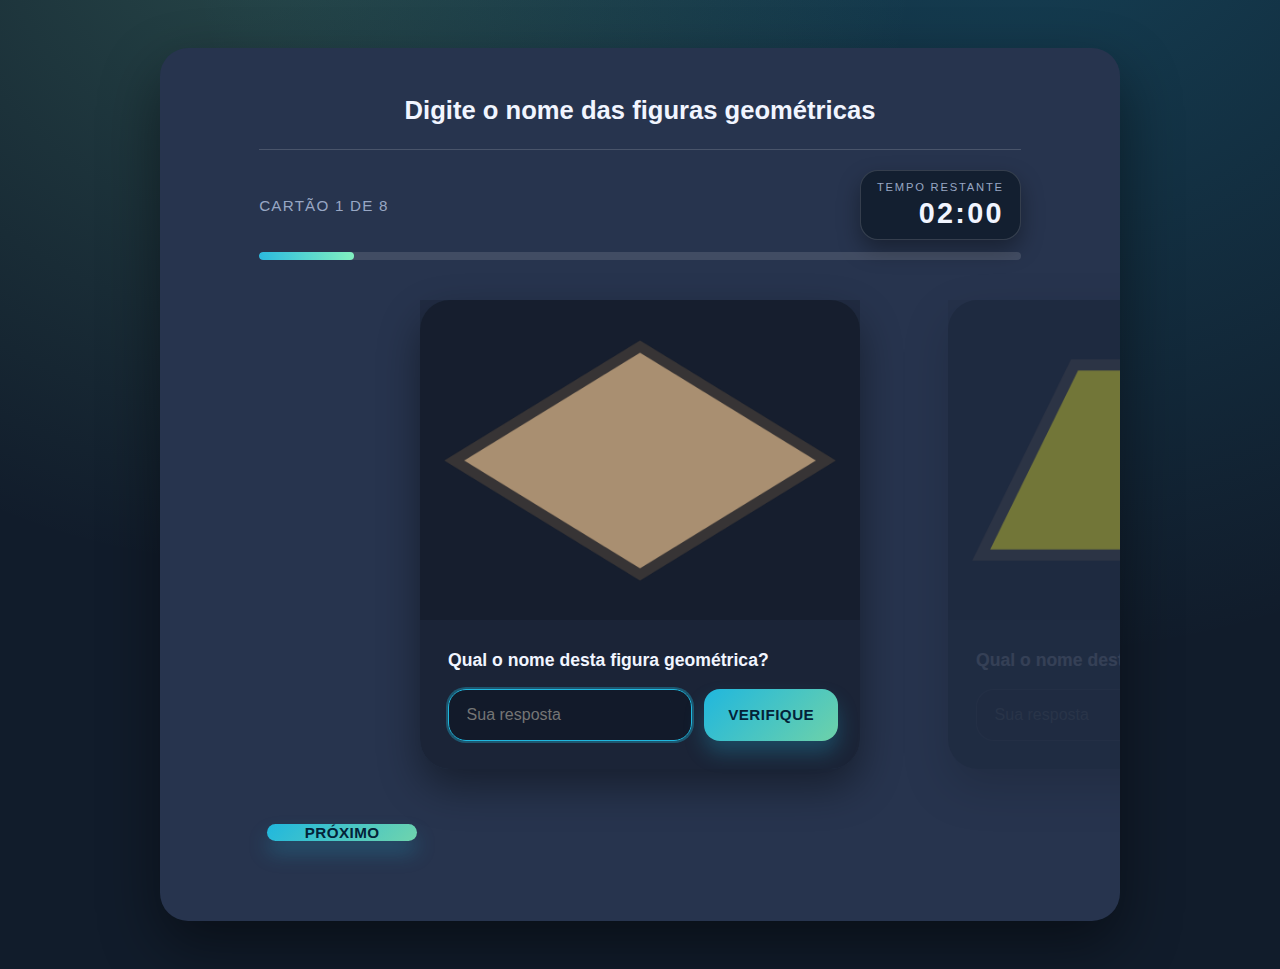
<file: index.html>
<!doctype html>
<html lang="pt-br">
  <head>
    <meta charset="utf-8">
    <meta name="viewport" content="width=device-width,initial-scale=1">
    <title>Digite a Resposta - Standalone</title>
    <link rel="stylesheet" href="style.css">
  </head>
  <body>
    <main id="flashcards-root">
      <noscript>Este conteúdo precisa de JavaScript para funcionar corretamente.</noscript>
    </main>
    <script src="scripts.js"></script>
  </body>
</html>
</file>
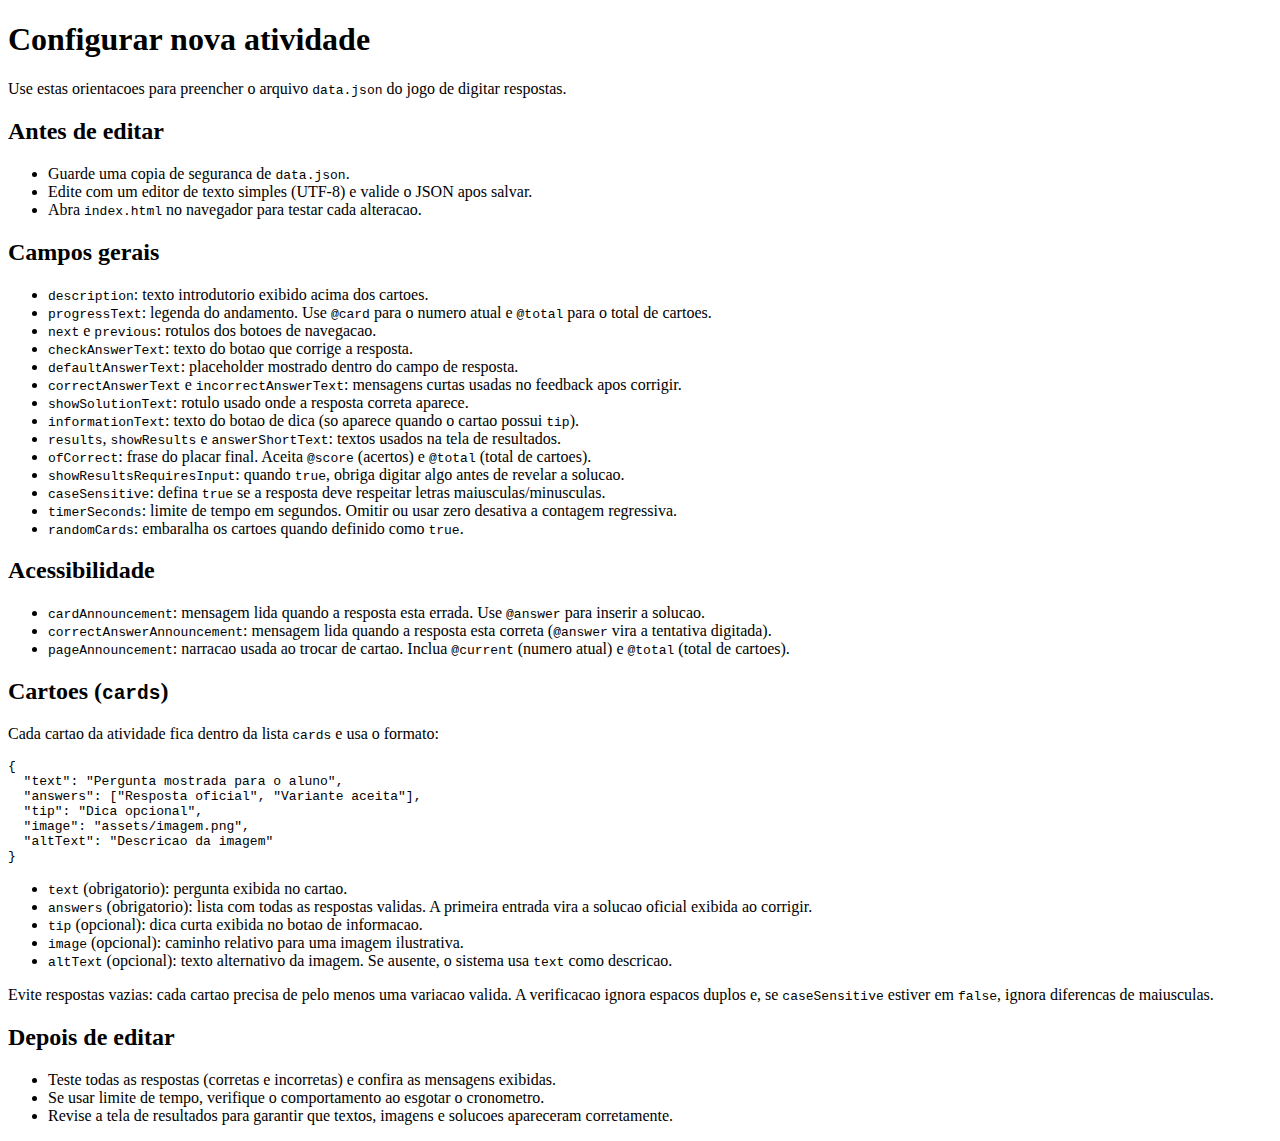
<file: help.html>
﻿<!DOCTYPE html>
<html lang="pt-BR">
<head>
<meta charset="utf-8">
<title>Guia rapido - Digite a resposta</title>
</head>
<body>
<h1>Configurar nova atividade</h1>
<p>Use estas orientacoes para preencher o arquivo <code>data.json</code> do jogo de digitar respostas.</p>

<h2>Antes de editar</h2>
<ul>
  <li>Guarde uma copia de seguranca de <code>data.json</code>.</li>
  <li>Edite com um editor de texto simples (UTF-8) e valide o JSON apos salvar.</li>
  <li>Abra <code>index.html</code> no navegador para testar cada alteracao.</li>
</ul>

<h2>Campos gerais</h2>
<ul>
  <li><code>description</code>: texto introdutorio exibido acima dos cartoes.</li>
  <li><code>progressText</code>: legenda do andamento. Use <code>@card</code> para o numero atual e <code>@total</code> para o total de cartoes.</li>
  <li><code>next</code> e <code>previous</code>: rotulos dos botoes de navegacao.</li>
  <li><code>checkAnswerText</code>: texto do botao que corrige a resposta.</li>
  <li><code>defaultAnswerText</code>: placeholder mostrado dentro do campo de resposta.</li>
  <li><code>correctAnswerText</code> e <code>incorrectAnswerText</code>: mensagens curtas usadas no feedback apos corrigir.</li>
  <li><code>showSolutionText</code>: rotulo usado onde a resposta correta aparece.</li>
  <li><code>informationText</code>: texto do botao de dica (so aparece quando o cartao possui <code>tip</code>).</li>
  <li><code>results</code>, <code>showResults</code> e <code>answerShortText</code>: textos usados na tela de resultados.</li>
  <li><code>ofCorrect</code>: frase do placar final. Aceita <code>@score</code> (acertos) e <code>@total</code> (total de cartoes).</li>
  <li><code>showResultsRequiresInput</code>: quando <code>true</code>, obriga digitar algo antes de revelar a solucao.</li>
  <li><code>caseSensitive</code>: defina <code>true</code> se a resposta deve respeitar letras maiusculas/minusculas.</li>
  <li><code>timerSeconds</code>: limite de tempo em segundos. Omitir ou usar zero desativa a contagem regressiva.</li>
  <li><code>randomCards</code>: embaralha os cartoes quando definido como <code>true</code>.</li>
</ul>

<h2>Acessibilidade</h2>
<ul>
  <li><code>cardAnnouncement</code>: mensagem lida quando a resposta esta errada. Use <code>@answer</code> para inserir a solucao.</li>
  <li><code>correctAnswerAnnouncement</code>: mensagem lida quando a resposta esta correta (<code>@answer</code> vira a tentativa digitada).</li>
  <li><code>pageAnnouncement</code>: narracao usada ao trocar de cartao. Inclua <code>@current</code> (numero atual) e <code>@total</code> (total de cartoes).</li>
</ul>

<h2>Cartoes (<code>cards</code>)</h2>
<p>Cada cartao da atividade fica dentro da lista <code>cards</code> e usa o formato:</p>
<pre><code>{
  "text": "Pergunta mostrada para o aluno",
  "answers": ["Resposta oficial", "Variante aceita"],
  "tip": "Dica opcional",
  "image": "assets/imagem.png",
  "altText": "Descricao da imagem"
}</code></pre>
<ul>
  <li><code>text</code> (obrigatorio): pergunta exibida no cartao.</li>
  <li><code>answers</code> (obrigatorio): lista com todas as respostas validas. A primeira entrada vira a solucao oficial exibida ao corrigir.</li>
  <li><code>tip</code> (opcional): dica curta exibida no botao de informacao.</li>
  <li><code>image</code> (opcional): caminho relativo para uma imagem ilustrativa.</li>
  <li><code>altText</code> (opcional): texto alternativo da imagem. Se ausente, o sistema usa <code>text</code> como descricao.</li>
</ul>
<p>Evite respostas vazias: cada cartao precisa de pelo menos uma variacao valida. A verificacao ignora espacos duplos e, se <code>caseSensitive</code> estiver em <code>false</code>, ignora diferencas de maiusculas.</p>

<h2>Depois de editar</h2>
<ul>
  <li>Teste todas as respostas (corretas e incorretas) e confira as mensagens exibidas.</li>
  <li>Se usar limite de tempo, verifique o comportamento ao esgotar o cronometro.</li>
  <li>Revise a tela de resultados para garantir que textos, imagens e solucoes apareceram corretamente.</li>
</ul>
</body>
</html>
</file>
<file: style.css>
:root {
  color-scheme: dark;
  --fc-bg: #27344e;
  --fc-surface: rgba(26, 36, 54, 0.95);
  --fc-accent: #20b7de;
  --fc-accent-strong: #7cf0bd;
  --fc-error: #f86060;
  --fc-success: #69e08e;
  --fc-text: #f1f5ff;
  --fc-muted: #98a7c4;
  --fc-border: rgba(255, 255, 255, 0.16);
}

*,
*::before,
*::after {
  box-sizing: border-box;
}

body {
  margin: 0;
  min-height: 100vh;
  background: radial-gradient(circle at 20% -10%, rgba(124, 240, 189, 0.2), transparent 45%),
    radial-gradient(circle at 80% -20%, rgba(32, 183, 222, 0.25), transparent 55%),
    #111c2b;
  font-family: "Segoe UI", Tahoma, sans-serif;
  color: var(--fc-text);
  display: flex;
  align-items: center;
  justify-content: center;
  padding: clamp(1rem, 4vw, 3rem);
}

#flashcards-root {
  width: min(960px, 100%);
}

.fc-app {
  position: relative;
  background: var(--fc-bg);
  border-radius: 28px;
  box-shadow: 0 25px 60px rgba(0, 0, 0, 0.45);
  overflow: hidden;
  padding: clamp(1.75rem, 4vw, 3rem) clamp(1.5rem, 4vw, 3.5rem) clamp(3.5rem, 8vw, 5rem);
}

.fc-main[hidden] {
  display: none;
}

.fc-description {
  text-align: center;
  font-size: clamp(1.25rem, 2vw, 1.6rem);
  font-weight: 600;
  padding-bottom: 1.5rem;
  margin: 0 clamp(1rem, 5vw, 3rem);
  border-bottom: 1px solid var(--fc-border);
}

.fc-progress-row {
  margin: 1.25rem clamp(1rem, 5vw, 3rem) 0.75rem;
  display: flex;
  align-items: center;
  justify-content: space-between;
  gap: 1rem;
  flex-wrap: wrap;
}

.fc-progress {
  margin: 0;
  font-size: 0.95rem;
  letter-spacing: 0.08em;
  text-transform: uppercase;
  color: var(--fc-muted);
}

.fc-timer {
  display: flex;
  flex-direction: column;
  align-items: flex-end;
  gap: 0.25rem;
  padding: 0.6rem 1rem;
  border-radius: 18px;
  border: 1px solid rgba(255, 255, 255, 0.14);
  background: rgba(17, 28, 43, 0.85);
  box-shadow: 0 10px 22px rgba(0, 0, 0, 0.35);
  min-width: 150px;
  text-align: right;
  transition: border-color 0.3s ease, background 0.3s ease, color 0.3s ease;
  margin-left: auto;
}

.fc-timer-label {
  font-size: 0.7rem;
  letter-spacing: 0.16em;
  text-transform: uppercase;
  color: var(--fc-muted);
}

.fc-timer-value {
  font-size: 1.8rem;
  font-weight: 700;
  font-variant-numeric: tabular-nums;
  letter-spacing: 0.08em;
  color: var(--fc-text);
}

.fc-timer.is-ending {
  border-color: rgba(248, 96, 96, 0.9);
  background: rgba(248, 96, 96, 0.16);
  animation: fc-timer-blink 1s ease-in-out infinite;
}

.fc-timer.is-ending .fc-timer-label,
.fc-timer.is-ending .fc-timer-value {
  color: var(--fc-error);
}

.fc-timer.is-finished {
  border-color: rgba(255, 255, 255, 0.08);
  background: rgba(17, 28, 43, 0.65);
}

.fc-timer.is-finished .fc-timer-label,
.fc-timer.is-finished .fc-timer-value {
  color: var(--fc-muted);
}

.fc-timer:not(.is-ending) {
  animation: none;
}

.fc-timeup-backdrop {
  position: absolute;
  inset: 0;
  background: rgba(5, 10, 18, 0.72);
  backdrop-filter: blur(6px);
  opacity: 0;
  pointer-events: none;
  transition: opacity 0.25s ease;
  z-index: 30;
}

.fc-timeup-backdrop.is-visible {
  opacity: 1;
  pointer-events: auto;
}

.fc-timeup-modal {
  position: absolute;
  inset: 0;
  display: flex;
  align-items: center;
  justify-content: center;
  padding: clamp(1.5rem, 5vw, 3rem);
  opacity: 0;
  pointer-events: none;
  transition: opacity 0.25s ease;
  z-index: 31;
}

.fc-timeup-modal.is-visible {
  opacity: 1;
  pointer-events: auto;
}

.fc-timeup-content {
  width: min(420px, 100%);
  background: rgba(16, 24, 38, 0.95);
  border-radius: 24px;
  padding: clamp(1.75rem, 5vw, 2.5rem);
  box-shadow: 0 28px 60px rgba(0, 0, 0, 0.5);
  display: flex;
  flex-direction: column;
  gap: 1.25rem;
  text-align: center;
}

.fc-timeup-title {
  margin: 0;
  font-size: clamp(1.6rem, 3vw, 2rem);
  letter-spacing: 0.08em;
  text-transform: uppercase;
  color: var(--fc-text);
}

.fc-timeup-message {
  margin: 0;
  color: var(--fc-muted);
  font-size: 1rem;
  line-height: 1.5;
}

.fc-timeup-actions {
  display: flex;
  flex-direction: column;
  gap: 0.75rem;
}

.fc-timeup-button {
  width: 100%;
  text-transform: uppercase;
  letter-spacing: 0.1em;
}

.fc-timeup-button.is-secondary {
  background: none;
  border: 1px solid rgba(255, 255, 255, 0.25);
  color: var(--fc-text);
  box-shadow: none;
}

.fc-timeup-button.is-secondary:hover {
  background: rgba(255, 255, 255, 0.12);
}

.fc-visual-progress {
  position: relative;
  margin: 0 clamp(1rem, 5vw, 3rem);
  height: 0.5rem;
  border-radius: 999px;
  background: rgba(255, 255, 255, 0.08);
  overflow: hidden;
}

.fc-visual-progress::after {
  content: "";
  position: absolute;
  inset: 0;
  background: rgba(255, 255, 255, 0.05);
}

.fc-visual-progress-inner {
  position: absolute;
  inset: 0;
  width: 0%;
  background: linear-gradient(90deg, var(--fc-accent) 0%, var(--fc-accent-strong) 100%);
  border-radius: inherit;
  transition: width 0.3s ease;
}

.fc-inner {
  position: relative;
  margin-top: clamp(1.5rem, 4vw, 2.5rem);
  min-height: clamp(360px, 45vw, 480px);
}

.fc-card {
  position: absolute;
  inset: 0 auto auto 50%;
  width: min(440px, calc(100% - clamp(1rem, 6vw, 5rem)));
  transform: translate(-50%, 0) translateX(200%);
  border-radius: 30px;
  background: var(--fc-surface);
  display: flex;
  flex-direction: column;
  box-shadow: 0 18px 40px rgba(0, 0, 0, 0.4);
  transition: transform 0.6s ease, opacity 0.6s ease;
  opacity: 0;
  pointer-events: none;
}

.fc-card.is-current {
  transform: translate(-50%, 0);
  opacity: 1;
  pointer-events: auto;
  z-index: 5;
}

.fc-card.is-prev {
  transform: translate(-50%, 0) translateX(-120%);
  opacity: 0.35;
  z-index: 2;
}

.fc-card.is-next {
  transform: translate(-50%, 0) translateX(120%);
  opacity: 0.35;
  z-index: 2;
}

.fc-card.is-left {
  transform: translate(-50%, 0) translateX(-220%);
  opacity: 0;
}

.fc-card.is-right {
  transform: translate(-50%, 0) translateX(220%);
  opacity: 0;
}

.fc-card-overlay {
  position: absolute;
  inset: 0;
  background: rgba(17, 28, 43, 0.72);
  border: none;
  border-radius: inherit;
  cursor: pointer;
  transition: opacity 0.25s ease;
  opacity: 0;
}

.fc-card.is-prev > .fc-card-overlay,
.fc-card.is-next > .fc-card-overlay {
  opacity: 1;
}

.fc-card.is-current > .fc-card-overlay {
  display: none;
}

.fc-imageholder {
  position: relative;
  background: rgba(0, 0, 0, 0.15);
  display: flex;
  align-items: center;
  justify-content: center;
  padding: 1.5rem;
  min-height: clamp(220px, 42vw, 320px);
}

.fc-imageholder::after {
  content: "";
  position: absolute;
  inset: 0;
  opacity: 0;
  transition: opacity 0.4s ease;
  border-radius: 0;
  z-index: 1;
}

.fc-card.is-correct .fc-imageholder::after {
  background: rgba(105, 224, 142, 0.6);
  opacity: 1;
}

.fc-card.is-wrong .fc-imageholder::after {
  background: rgba(248, 96, 96, 0.6);
  opacity: 1;
}

.fc-card.is-correct .fc-image,
.fc-card.is-wrong .fc-image {
  filter: grayscale(100%);
}

.fc-image {
  display: block;
  max-width: 100%;
  height: auto;
  max-height: clamp(220px, 42vw, 320px);
}

.fc-foot {
  padding: clamp(1.25rem, 3vw, 1.75rem);
}

.fc-question {
  font-size: clamp(1rem, 2vw, 1.1rem);
  font-weight: 600;
  line-height: 1.4;
  margin-bottom: 1rem;
}

.fc-answer {
  display: flex;
  flex-direction: column;
  gap: 0.75rem;
}

.fc-input {
  display: grid;
  grid-template-columns: 1fr auto;
  gap: 0.75rem;
  align-items: stretch;
}

.fc-textinput {
  height: 52px;
  border-radius: 18px;
  border: 1px solid rgba(255, 255, 255, 0.18);
  background: rgba(2, 8, 20, 0.35);
  color: var(--fc-text);
  padding: 0 1.1rem;
  font-size: 1rem;
  outline: none;
  transition: border-color 0.25s ease, box-shadow 0.25s ease;
}

.fc-textinput:focus {
  border-color: var(--fc-accent);
  box-shadow: 0 0 0 2px rgba(32, 183, 222, 0.35);
}

.fc-textinput.is-required {
  border-color: var(--fc-error);
  box-shadow: 0 0 0 2px rgba(248, 96, 96, 0.3);
}

.fc-textinput:disabled {
  color: rgba(255, 255, 255, 0.8);
  background: rgba(12, 16, 30, 0.65);
}

.fc-button {
  appearance: none;
  border: none;
  border-radius: 16px;
  padding: 0 1.5rem;
  font-weight: 600;
  font-size: 0.95rem;
  letter-spacing: 0.03em;
  text-transform: uppercase;
  cursor: pointer;
  transition: transform 0.2s ease, box-shadow 0.25s ease;
  background: linear-gradient(135deg, var(--fc-accent) 0%, rgba(124, 240, 189, 0.85) 100%);
  color: #032238;
  box-shadow: 0 12px 20px rgba(32, 183, 222, 0.25);
}

.fc-button:hover:not(:disabled) {
  transform: translateY(-2px);
  box-shadow: 0 16px 28px rgba(32, 183, 222, 0.35);
}

.fc-button:active:not(:disabled) {
  transform: translateY(0);
}

.fc-button:disabled {
  cursor: default;
  opacity: 0.65;
  box-shadow: none;
}

.fc-icon-only::after {
  content: "✔";
  font-size: 1.2rem;
}

.fc-feedback {
  font-size: 0.9rem;
  margin-top: 0.35rem;
  font-weight: 600;
}

.fc-feedback.is-correct {
  color: var(--fc-success);
}

.fc-feedback.is-wrong {
  color: var(--fc-error);
}

.fc-solution {
  position: absolute;
  inset: 0;
  padding: 1.25rem;
  display: flex;
  flex-direction: column;
  justify-content: flex-end;
  gap: 0.5rem;
  color: #061523;
  font-weight: 600;
  z-index: 2;
}

.fc-solution::before {
  content: "✔";
  font-size: 3rem;
  align-self: flex-end;
}

.fc-card.is-wrong .fc-solution::before {
  content: "✖";
}

.fc-solution-text {
  font-size: 0.95rem;
  line-height: 1.35;
}

.fc-solution-text span {
  display: block;
}

.fc-card.is-wrong .fc-solution {
  color: #ffeef0;
}

.fc-tip {
  justify-self: flex-end;
  background: none;
  border: none;
  color: var(--fc-muted);
  font-size: 0.9rem;
  cursor: pointer;
  padding: 0;
}

.fc-tip::before {
  content: "ℹ";
  font-weight: 600;
  margin-right: 0.25rem;
}

.fc-tip:hover,
.fc-tip:focus {
  color: var(--fc-accent-strong);
}

.fc-navigation {
  display: flex;
  justify-content: space-between;
  align-items: center;
  margin: clamp(1.5rem, 4vw, 2.75rem) clamp(1rem, 5vw, 3.5rem) 0;
}

.fc-nav-button {
  border-radius: 999px;
  padding-inline: 1.75rem;
  min-width: 150px;
}

.fc-nav-button.is-secondary {
  background: none;
  border: 1px solid rgba(255, 255, 255, 0.25);
  color: var(--fc-text);
  box-shadow: none;
}

.fc-nav-button.is-secondary:hover:not(:disabled) {
  background: rgba(255, 255, 255, 0.1);
}

.fc-nav-button[hidden] {
  display: none;
}

.fc-show-results {
  position: absolute;
  bottom: clamp(1.75rem, 5vw, 2.75rem);
  right: clamp(1.5rem, 6vw, 3.5rem);
  width: clamp(180px, 24vw, 260px);
  text-align: center;
  display: none;
  z-index: 15;
}

.fc-show-results.is-visible {
  display: block;
}

.fc-show-results-icon {
  display: block;
  position: relative;
  height: 110px;
}

.fc-show-results-icon::before {
  content: "";
  position: absolute;
  inset: 10% 28%;
  border-radius: 24px;
  background: linear-gradient(180deg, rgba(255, 255, 255, 0.08), rgba(124, 240, 189, 0.25));
  transform: rotate(12deg);
  opacity: 0.9;
}

.fc-show-results button {
  margin-top: 0.5rem;
  display: inline-flex;
  align-items: center;
  justify-content: center;
  gap: 0.75rem;
  width: 100%;
  border-radius: 999px;
  border: 1px solid rgba(124, 240, 189, 0.45);
  background: none;
  color: var(--fc-accent-strong);
  font-size: 0.9rem;
  font-weight: 600;
  letter-spacing: 0.08em;
  text-transform: uppercase;
  padding: 0.85rem 1rem;
  cursor: pointer;
  transition: background 0.25s ease;
}
.fc-show-results button.fc-show-results-label-mobile {
  display: none;
}

.fc-show-results button.fc-show-results-label {
  display: inline-flex;
}

.fc-show-results button::after {
  content: "→";
  font-size: 1.1rem;
}

.fc-show-results button:hover {
  background: rgba(124, 240, 189, 0.12);
}

.fc-results {
  position: absolute;
  inset: clamp(1rem, 6vw, 3rem);
  background: rgba(13, 22, 36, 0.9);
  border-radius: 24px;
  padding: clamp(1.5rem, 4vw, 3rem);
  display: none;
  flex-direction: column;
  gap: 1.5rem;
  box-shadow: 0 18px 40px rgba(0, 0, 0, 0.6);
  backdrop-filter: blur(12px);
  max-height: calc(100vh - 2 * clamp(1rem, 6vw, 3rem));
  overflow-y: auto;
  overscroll-behavior: contain;
  scrollbar-gutter: stable;
  z-index: 20;
}

.fc-results.is-visible {
  display: flex;
  position: relative;
  inset: auto;
  margin: clamp(1rem, 6vw, 3rem);
  width: auto;
}

.fc-results-title {
  font-size: clamp(1.6rem, 3vw, 2.2rem);
  font-weight: 700;
}

.fc-results-score {
  font-size: clamp(1rem, 2vw, 1.2rem);
  color: var(--fc-muted);
}

.fc-results-score span {
  color: var(--fc-text);
  font-weight: 700;
}

.fc-results-list {
  list-style: none;
  margin: 0;
  padding: 0;
  max-height: clamp(240px, 40vw, 320px);
  overflow-y: auto;
  display: flex;
  flex-direction: column;
  gap: 1rem;
}

.fc-results-item {
  display: grid;
  grid-template-columns: clamp(90px, 25%, 120px) 1fr auto;
  gap: 1.25rem;
  background: rgba(255, 255, 255, 0.04);
  border-radius: 18px;
  padding: 1rem;
  align-items: center;
  border: 1px solid rgba(255, 255, 255, 0.06);
}

.fc-results-image {
  border-radius: 14px;
  background-color: rgba(255, 255, 255, 0.05);
  display: flex;
  align-items: center;
  justify-content: center;
  padding: 0.5rem;
  max-height: clamp(160px, 24vw, 220px);
  min-height: 120px;
  position: relative;
}

.fc-results-image img {
  max-width: 100%;
  max-height: 100%;
  height: auto;
  width: auto;
  display: block;
  border-radius: 10px;
}

.fc-results-image.is-empty::after {
  content: "?";
  display: flex;
  align-items: center;
  justify-content: center;
  font-size: 2rem;
  color: rgba(255, 255, 255, 0.35);
  height: 100%;
}

.fc-results-question {
  font-weight: 600;
  line-height: 1.4;
}

.fc-results-answer {
  margin-top: 0.5rem;
  font-size: 0.95rem;
  color: var(--fc-muted);
}

.fc-results-answer span {
  color: var(--fc-text);
  font-weight: 600;
}

.fc-results-answer .fc-results-correct {
  color: var(--fc-success);
}

.fc-results-item::after {
  content: "✔";
  font-size: 1.6rem;
  color: var(--fc-success);
  font-weight: 700;
}

.fc-results-item.is-wrong::after {
  content: "✖";
  color: var(--fc-error);
}

.fc-retry {
  align-self: center;
  min-width: 200px;
  background: none;
  border: 1px solid rgba(255, 255, 255, 0.25);
  color: var(--fc-text);
  box-shadow: none;
  text-transform: uppercase;
  letter-spacing: 0.08em;
  padding: 0.85rem 1.5rem;
}

.fc-retry::before {
  content: "↺";
  margin-right: 0.5rem;
  font-size: 1.1rem;
}

.fc-retry:hover {
  background: rgba(255, 255, 255, 0.12);
}

.sr-only {
  position: absolute;
  width: 1px;
  height: 1px;
  padding: 0;
  margin: -1px;
  overflow: hidden;
  clip: rect(0, 0, 0, 0);
  border: 0;
}

@media (max-width: 820px) {
  body {
    align-items: stretch;
  }

  .fc-app {
    border-radius: 0;
    height: 100%;
  }

  .fc-card {
    width: calc(100% - 3rem);
  }

  .fc-card.is-prev,
  .fc-card.is-next {
    transform: translate(-50%, 0) translateX(-70%);
    opacity: 0;
  }

  .fc-navigation {
    flex-direction: column;
    gap: 0.75rem;
  }

  .fc-nav-button {
    width: 100%;
  }

  .fc-progress-row {
    flex-direction: column;
    align-items: stretch;
    gap: 0.75rem;
  }

  .fc-timer {
    margin-left: 0;
    align-items: center;
    text-align: center;
  }

  .fc-timer-label,
  .fc-timer-value {
    text-align: center;
  }

  .fc-show-results {
    position: static;
    margin: 2rem auto 0;
  }

  .fc-results {
    inset: clamp(0.75rem, 8vw, 1.5rem);
    max-height: calc(100vh - 2 * clamp(0.75rem, 8vw, 1.5rem));
  }

  .fc-results.is-visible {
    margin: clamp(0.75rem, 8vw, 1.5rem);
  }

  .fc-results-item {
    grid-template-columns: 90px 1fr;
    grid-template-areas:
      "image question"
      "image answer";
    align-items: flex-start;
  }

  .fc-results-item::after {
    grid-area: question;
    justify-self: end;
  }

  .fc-results-question {
    grid-area: question;
  }

  .fc-results-answer {
    grid-area: answer;
  }
}

@media (max-width: 540px) {
  .fc-description {
    margin-inline: 0;
  }

  .fc-progress,
  .fc-visual-progress {
    margin-inline: 0;
  }

  .fc-inner {
    min-height: 380px;
  }

  .fc-card {
    width: calc(100% - 2rem);
  }

  .fc-image {
    max-height: clamp(180px, 60vw, 240px);
  }

  .fc-results-list {
    max-height: 240px;
  }

  .fc-timer {
    width: 100%;
    min-width: 0;
    align-items: center;
    text-align: center;
  }

  .fc-timer-label,
  .fc-timer-value {
    text-align: center;
  }

  .fc-show-results button.fc-show-results-label {
    display: none;
  }

  .fc-show-results button.fc-show-results-label-mobile {
    display: inline-flex;
  }
}
@keyframes fc-timer-blink {
  0%,
  100% {
    opacity: 1;
  }
  50% {
    opacity: 0.45;
  }
}
</file>
